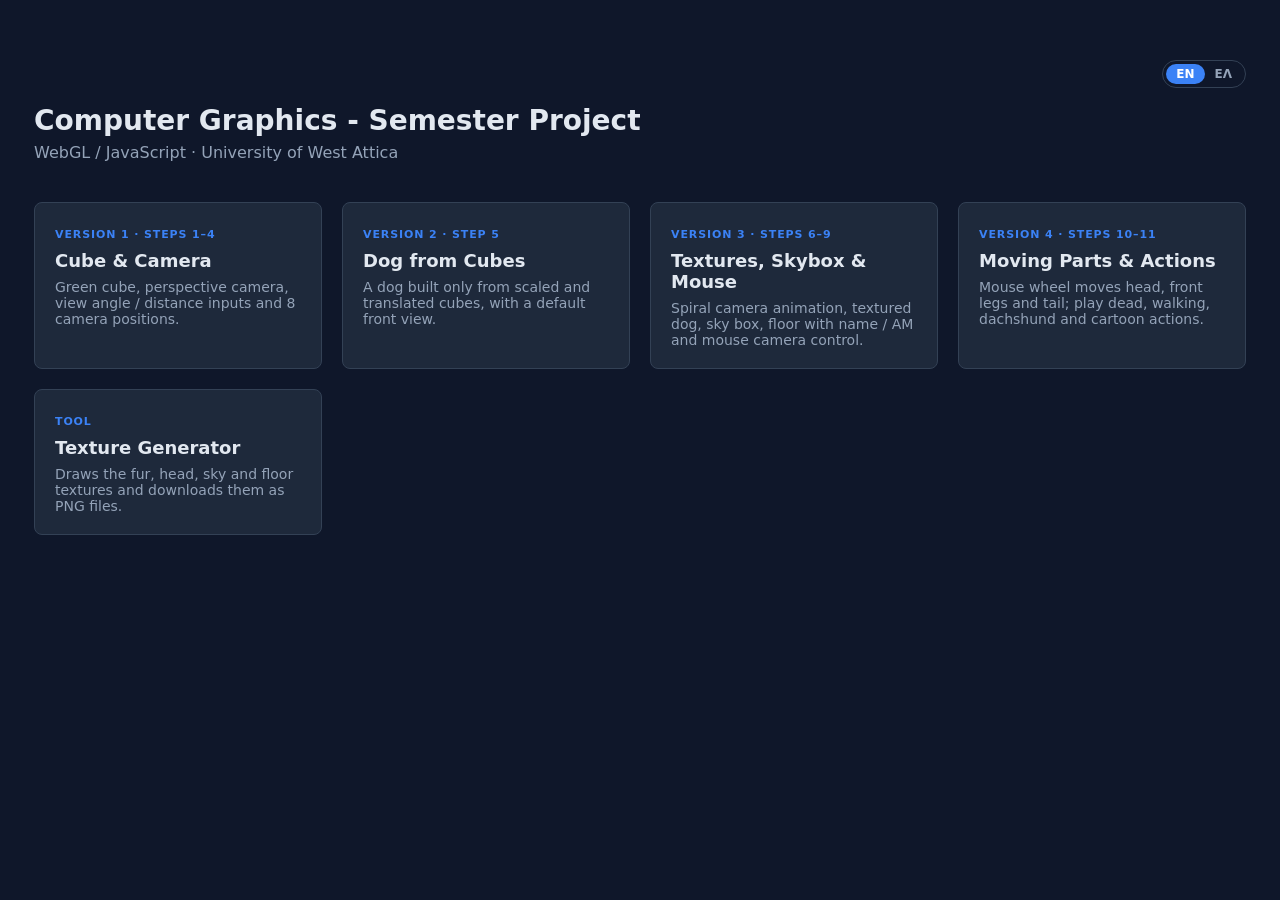
<file: index.html>
<!DOCTYPE html>
<html lang="en">
<head>
    <meta charset="UTF-8">
    <meta name="viewport" content="width=device-width, initial-scale=1">
    <meta name="description" content="Computer Graphics semester project: an interactive WebGL scene with a dog built from cubes.">
    <title data-i18n="index.title">WebGL Project - Versions</title>
    <link rel="icon" href="assets/favicon.svg" type="image/svg+xml">
    <link rel="stylesheet" href="styles/base.css">
    <link rel="stylesheet" href="styles/landing.css">
</head>
<body>
    <!-- Texts: data-i18n keys from assets/i18n/translations.json (the English text is the fallback) -->
    <div class="container">
        <div class="top-actions">
            <!-- EN | ΕΛ language switch -->
            <div id="langToggle" class="lang-slot"></div>
        </div>

        <h1 data-i18n="index.project.main.title">Computer Graphics - Semester Project</h1>
        <p class="subtitle" data-i18n="index.project.subtitle">WebGL / JavaScript · University of West Attica</p>

        <div class="cards">
            <a class="card" href="html/scene.html?steps=1-4">
                <span class="tag" data-i18n="index.card.v1.tag">Version 1 · Steps 1–4</span>
                <h2 data-i18n="index.card.v1.title">Cube &amp; Camera</h2>
                <p data-i18n="index.card.v1.text">Green cube, perspective camera, view angle / distance inputs and 8 camera positions.</p>
            </a>
            <a class="card" href="html/scene.html?steps=5">
                <span class="tag" data-i18n="index.card.v2.tag">Version 2 · Step 5</span>
                <h2 data-i18n="index.card.v2.title">Dog from Cubes</h2>
                <p data-i18n="index.card.v2.text">A dog built only from scaled and translated cubes, with a default front view.</p>
            </a>
            <a class="card" href="html/scene.html?steps=6-9">
                <span class="tag" data-i18n="index.card.v3.tag">Version 3 · Steps 6–9</span>
                <h2 data-i18n="index.card.v3.title">Textures, Skybox &amp; Mouse</h2>
                <p data-i18n="index.card.v3.text">Spiral camera animation, textured dog, sky box, floor with name / ΑΜ and mouse camera control.</p>
            </a>
            <a class="card" href="html/scene.html?steps=10-11">
                <span class="tag" data-i18n="index.card.v4.tag">Version 4 · Steps 10–11</span>
                <h2 data-i18n="index.card.v4.title">Moving Parts &amp; Actions</h2>
                <p data-i18n="index.card.v4.text">Mouse wheel moves head, front legs and tail; play dead, walking, dachshund and cartoon actions.</p>
            </a>
            <a class="card" href="html/texture-generator.html">
                <span class="tag" data-i18n="index.card.tools.tag">Tool</span>
                <h2 data-i18n="index.card.tools.title">Texture Generator</h2>
                <p data-i18n="index.card.tools.text">Draws the fur, head, sky and floor textures and downloads them as PNG files.</p>
            </a>
        </div>
    </div>

    <script type="module" src="js/pages/index-page.js"></script>
</body>
</html>
</file>
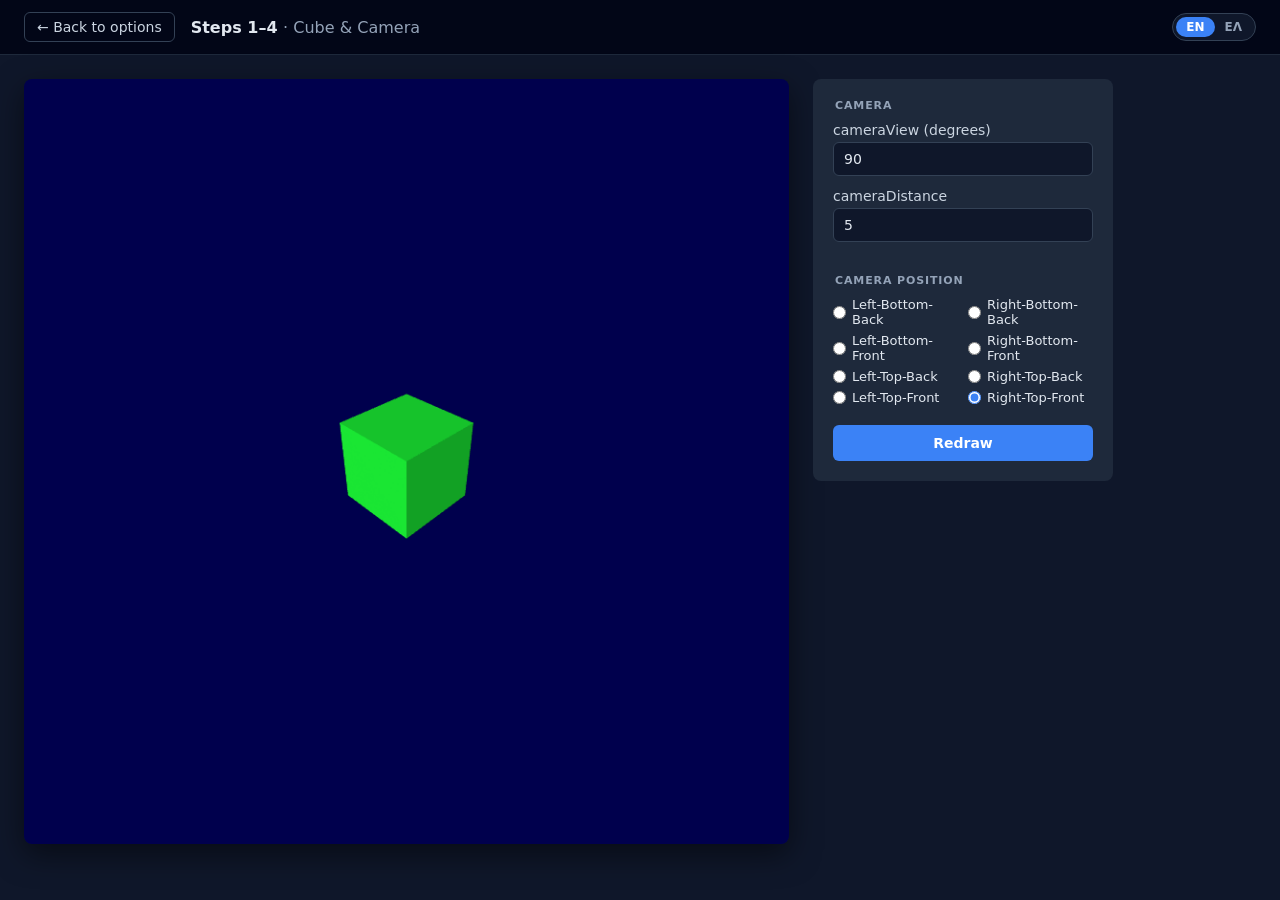
<file: html/scene.html>
<!DOCTYPE html>
<html lang="en">
<head>
    <meta charset="UTF-8">
    <meta name="viewport" content="width=device-width, initial-scale=1">
    <meta name="description" content="Interactive WebGL scene: a dog built from cubes, with camera controls, textures and animations.">
    <title>WebGL Project</title>
    <link rel="icon" href="../assets/favicon.svg" type="image/svg+xml">
    <link rel="stylesheet" href="../styles/base.css">
    <link rel="stylesheet" href="../styles/scene.css">
</head>
<body>

    <header class="topbar">
        <!-- Back navigation -->
        <a class="back-link" href="../index.html" data-i18n="common.back">&larr; Back to options</a>
        <h1 id="pageTitle"></h1>
        <!-- EN | ΕΛ language switch -->
        <div id="langToggle" class="lang-slot"></div>
    </header>

    <main id="layout" class="layout">
        <!-- Square canvas: the main display (1:1 aspect ratio). The text inside shows only without canvas support -->
        <canvas id="glCanvas" width="800" height="800" data-i18n-label="scene.canvas.label">
            <p data-i18n="scene.canvas.fallback">Your browser does not support WebGL, which is needed to show the 3D scene.</p>
        </canvas>
        <!-- Prevent browsers from restoring previous control values (reset to defaults) -->
        <form id="controls" autocomplete="off"></form>
    </main>

    <!-- Include WebGL libraries and page module -->
    <script src="../js/lib/gl-matrix-min.js"></script>
    <script src="../js/lib/webgl-debug.js"></script>
    <script type="module" src="../js/pages/scene-page.js"></script>
</body>
</html>
</file>
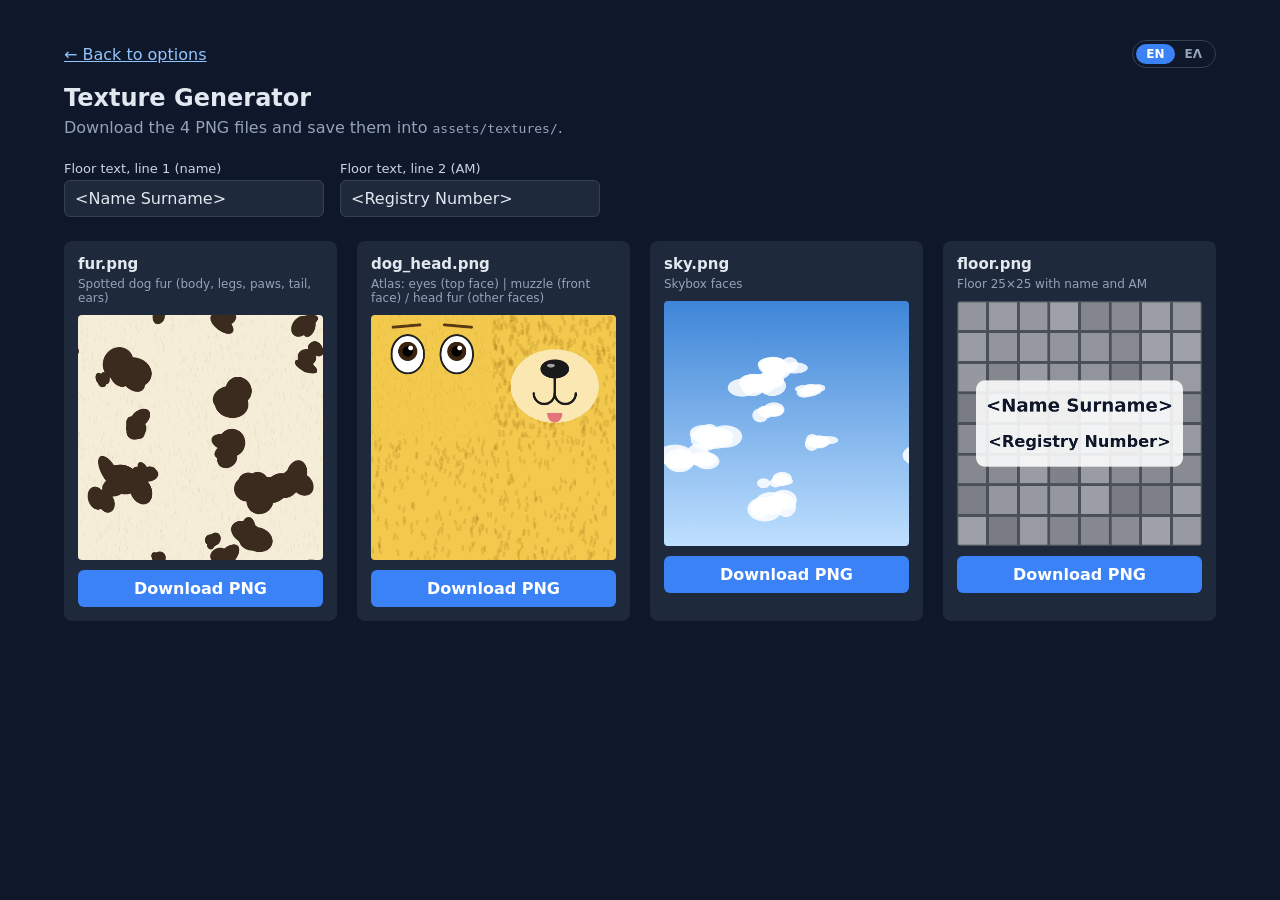
<file: html/texture-generator.html>
<!DOCTYPE html>
<html lang="en">
<head>
    <meta charset="UTF-8">
    <meta name="viewport" content="width=device-width, initial-scale=1">
    <meta name="description" content="Draws the textures of the WebGL project and downloads them as PNG files.">
    <title data-i18n="tools.title">Texture Generator</title>
    <link rel="icon" href="../assets/favicon.svg" type="image/svg+xml">
    <link rel="stylesheet" href="../styles/base.css">
    <link rel="stylesheet" href="../styles/tools.css">
</head>
<body>
<!-- Texts: data-i18n keys from assets/i18n/translations.json (the English text is the fallback) -->
<div class="container">
    <div class="top-actions">
        <a href="../index.html" data-i18n="common.back">&larr; Back to options</a>
        <!-- EN | ΕΛ language switch -->
        <div id="langToggle" class="lang-slot"></div>
    </div>
    <h1 data-i18n="tools.heading">Texture Generator</h1>
    <p class="subtitle" data-i18n-html="tools.subtitle">Download the 4 PNG files and save them into <code>assets/textures/</code>.</p>

    <!-- The floor text values are data (name / ΑΜ) -->
    <div class="inputs">
        <label><span data-i18n="tools.nameLabel">Floor text, line 1 (name)</span><input id="nameText" value="<Name Surname>"></label>
        <label><span data-i18n="tools.amLabel">Floor text, line 2 (ΑΜ)</span><input id="amText" value="<Registry Number>"></label>
    </div>

    <div class="grid">
        <div class="item">
            <h2>fur.png</h2>
            <p data-i18n="tools.fur.text">Spotted dog fur (body, legs, paws, tail, ears)</p>
            <canvas id="fur" width="512" height="512"></canvas>
            <button data-canvas="fur" data-file="fur.png" data-i18n="tools.download">Download PNG</button>
        </div>
        <div class="item">
            <h2>dog_head.png</h2>
            <p data-i18n="tools.head.text">Atlas: eyes (top face) | muzzle (front face) / head fur (other faces)</p>
            <canvas id="head" width="512" height="512"></canvas>
            <button data-canvas="head" data-file="dog_head.png" data-i18n="tools.download">Download PNG</button>
        </div>
        <div class="item">
            <h2>sky.png</h2>
            <p data-i18n="tools.sky.text">Skybox faces</p>
            <canvas id="sky" width="512" height="512"></canvas>
            <button data-canvas="sky" data-file="sky.png" data-i18n="tools.download">Download PNG</button>
        </div>
        <div class="item">
            <h2>floor.png</h2>
            <p data-i18n="tools.floor.text">Floor 25&times;25 with name and ΑΜ</p>
            <canvas id="floor" width="512" height="512"></canvas>
            <button data-canvas="floor" data-file="floor.png" data-i18n="tools.download">Download PNG</button>
        </div>
    </div>
</div>

<script type="module" src="../js/pages/texture-generator.js"></script>
</body>
</html>
</file>
<file: styles/base.css>
/* Shared base: colors, reset, page background, header bar */

:root {
    --bg: #0f172a;
    --bg-deep: #020617;
    --surface: #1e293b;
    --border: #334155;
    --text: #e2e8f0;
    --text-soft: #cbd5e1;
    --muted: #94a3b8;
    --accent: #3b82f6;
    --accent-hover: #2563eb;
    --danger: #ef4444;
    --link: #93c5fd;
    --radius: 8px;
    --radius-small: 6px;
    --font: system-ui, "Segoe UI", Roboto, sans-serif;
}

* { box-sizing: border-box; }

body {
    margin: 0;
    font-family: var(--font);
    background: var(--bg);
    color: var(--text);
}

/* Header bar of the scene pages */
.topbar {
    display: flex;
    align-items: center;
    gap: 16px;
    padding: 12px 24px;
    background: var(--bg-deep);
    border-bottom: 1px solid var(--surface);
}

.topbar h1 {
    margin: 0;
    font-size: 16px;
    font-weight: 600;
}

.topbar h1 .sub { color: var(--muted); font-weight: 400; }

.back-link {
    color: var(--text-soft);
    text-decoration: none;
    padding: 6px 12px;
    border: 1px solid var(--border);
    border-radius: var(--radius-small);
}

.back-link:hover { background: var(--surface); color: #fff; }

/* Language switch: "EN | ΕΛ", current language highlighted */
.lang-slot { margin-left: auto; }

.top-actions {
    display: flex;
    align-items: center;
    gap: 16px;
    margin-bottom: 16px;
}

.lang-toggle {
    display: inline-flex;
    padding: 3px;
    font: inherit;
    font-size: 12px;
    font-weight: 600;
    color: var(--muted);
    background: var(--bg);
    border: 1px solid var(--border);
    border-radius: 999px;
    cursor: pointer;
}

.lang-toggle span { padding: 3px 10px; border-radius: 999px; }

.lang-toggle .active { color: #fff; background: var(--accent); }

.lang-toggle:hover { border-color: var(--accent); }
</file>
<file: styles/landing.css>
/* Start page: list of versions as cards */

.container {
    max-width: 1260px;
    margin: 0 auto;
    padding: 60px 24px;
}

h1 { margin: 0 0 6px; font-size: 28px; }

.subtitle { margin: 0 0 40px; color: var(--muted); }

.cards {
    display: grid;
    grid-template-columns: repeat(auto-fill, minmax(260px, 1fr));
    gap: 20px;
}

.card {
    display: block;
    padding: 20px;
    color: inherit;
    text-decoration: none;
    background: var(--surface);
    border: 1px solid var(--border);
    border-radius: var(--radius);
    transition: transform 0.15s, border-color 0.15s;
}

.card:hover { transform: translateY(-3px); border-color: var(--accent); }

.card .tag {
    font-size: 11px;
    font-weight: 600;
    letter-spacing: 0.08em;
    text-transform: uppercase;
    color: var(--accent);
}

.card h2 { margin: 8px 0; font-size: 18px; }

.card p { margin: 0; font-size: 14px; color: var(--muted); }
</file>
<file: styles/scene.css>
/* Scene pages: canvas + control panel(s) */

body { font-size: 14px; }

.layout {
    display: flex;
    gap: 24px;
    align-items: flex-start;
    padding: 24px;
}

canvas {
    width: min(800px, 85vh);
    height: min(800px, 85vh);
    border-radius: var(--radius);
    box-shadow: 0 10px 30px rgba(0, 0, 0, 0.5);
}

/* Step 9: the camera is dragged with the mouse */
.canvas--draggable { cursor: grab; }
.canvas--draggable:active { cursor: grabbing; }

/* Control panel */
.panel {
    width: 300px;
    padding: 20px;
    background: var(--surface);
    border-radius: var(--radius);
}

.panel fieldset {
    border: 0;
    margin: 0 0 20px;
    padding: 0;
}

.panel legend {
    margin-bottom: 10px;
    font-size: 11px;
    font-weight: 600;
    letter-spacing: 0.08em;
    text-transform: uppercase;
    color: var(--muted);
}

.sub-legend { margin: 4px 0 8px; font-size: 12px; font-weight: 600; color: var(--text-soft); }
.radio-grid + .sub-legend { margin-top: 14px; }

.section-gap { margin-top: 20px; }

.hint { margin: 12px 0 0; font-size: 12px; line-height: 1.4; color: var(--muted); }

/* Text inputs */
.field { display: block; margin-bottom: 12px; }

.field span { display: block; margin-bottom: 4px; color: var(--text-soft); }

.field input {
    width: 100%;
    padding: 8px 10px;
    font: inherit;
    color: var(--text);
    background: var(--bg);
    border: 1px solid var(--border);
    border-radius: var(--radius-small);
}

.field input:focus { outline: none; border-color: var(--accent); }

/* a wrong value (set by readCameraInputs) */
.field input[aria-invalid="true"] { border-color: var(--danger); }

/* Radio buttons in two columns */
.radio-grid {
    display: grid;
    grid-template-columns: 1fr 1fr;
    gap: 6px 10px;
}

.radio-grid label { display: flex; align-items: center; gap: 6px; cursor: pointer; font-size: 13px; }

.radio-grid .full { grid-column: 1 / -1; }

input[type="radio"] { accent-color: var(--accent); margin: 0; }

/* Buttons */
.btn-primary {
    width: 100%;
    padding: 10px;
    font: inherit;
    font-weight: 600;
    color: #fff;
    background: var(--accent);
    border: 0;
    border-radius: var(--radius-small);
    cursor: pointer;
}

.btn-primary:hover { background: var(--accent-hover); }

.btn-secondary {
    padding: 9px;
    font: inherit;
    color: var(--text);
    background: var(--bg);
    border: 1px solid var(--border);
    border-radius: var(--radius-small);
    cursor: pointer;
}

.btn-secondary:hover { border-color: var(--accent); }

.btn-row {
    display: grid;
    grid-template-columns: 1fr 1fr;
    gap: 10px;
}

.btn-block { width: 100%; margin-top: 14px; }

/* Narrow windows: panel below the canvas */
@media (max-width: 1100px) {
    .layout { flex-direction: column; align-items: center; }
    .panel { width: min(800px, 85vh); }
}

/* Steps 10-11 page: camera panel and dog panel side by side (canvas | camera | dog).
   The canvas shrinks to leave room for both panels
   (2 x 300px + gaps + page padding = about 700px). */
.layout--two-panels canvas {
    width: min(800px, 85vh, calc(100vw - 700px));
    height: min(800px, 85vh, calc(100vw - 700px));
    flex-shrink: 0;
}

.panels {
    display: flex;
    gap: 24px;
    align-items: flex-start;
}

.panels .panel fieldset:last-child { margin-bottom: 0; }

/* Small windows: canvas on top, the two panels next to each other below it */
@media (max-width: 1100px) {
    .layout--two-panels canvas { width: min(800px, 85vh); height: min(800px, 85vh); }
    .panels { width: min(800px, 85vh); }
    .panels .panel { flex: 1; width: auto; }
}

/* Message shown when scene images are missing (links to the texture generator) */
.notice {
    margin: 0 0 16px;
    padding: 10px 12px;
    font-size: 12px;
    line-height: 1.5;
    color: var(--text);
    background: rgba(239, 68, 68, 0.12);
    border: 1px solid var(--danger);
    border-radius: var(--radius-small);
}

.notice a { color: var(--link); }
</file>
<file: styles/tools.css>
/* Texture generator page */

.container { max-width: 1200px; margin: 0 auto; padding: 40px 24px; }

h1 { margin: 0 0 6px; font-size: 24px; }

.subtitle { margin: 0 0 24px; color: var(--muted); }

a { color: var(--link); }

.inputs { display: flex; gap: 16px; flex-wrap: wrap; margin-bottom: 24px; }

.inputs label span { display: block; margin-bottom: 4px; font-size: 13px; color: var(--text-soft); }

.inputs input {
    width: 260px;
    padding: 8px 10px;
    font: inherit;
    color: var(--text);
    background: var(--surface);
    border: 1px solid var(--border);
    border-radius: var(--radius-small);
}

.grid { display: grid; grid-template-columns: repeat(auto-fill, minmax(260px, 1fr)); gap: 20px; }

.item { background: var(--surface); border-radius: var(--radius); padding: 14px; }

.item h2 { margin: 0 0 4px; font-size: 15px; }

.item p { margin: 0 0 10px; font-size: 12px; color: var(--muted); }

.item canvas { width: 100%; height: auto; border-radius: 4px; display: block; margin-bottom: 10px; }

.item button {
    width: 100%;
    padding: 9px;
    font: inherit;
    font-weight: 600;
    color: #fff;
    background: var(--accent);
    border: 0;
    border-radius: var(--radius-small);
    cursor: pointer;
}

.item button:hover { background: var(--accent-hover); }
</file>
